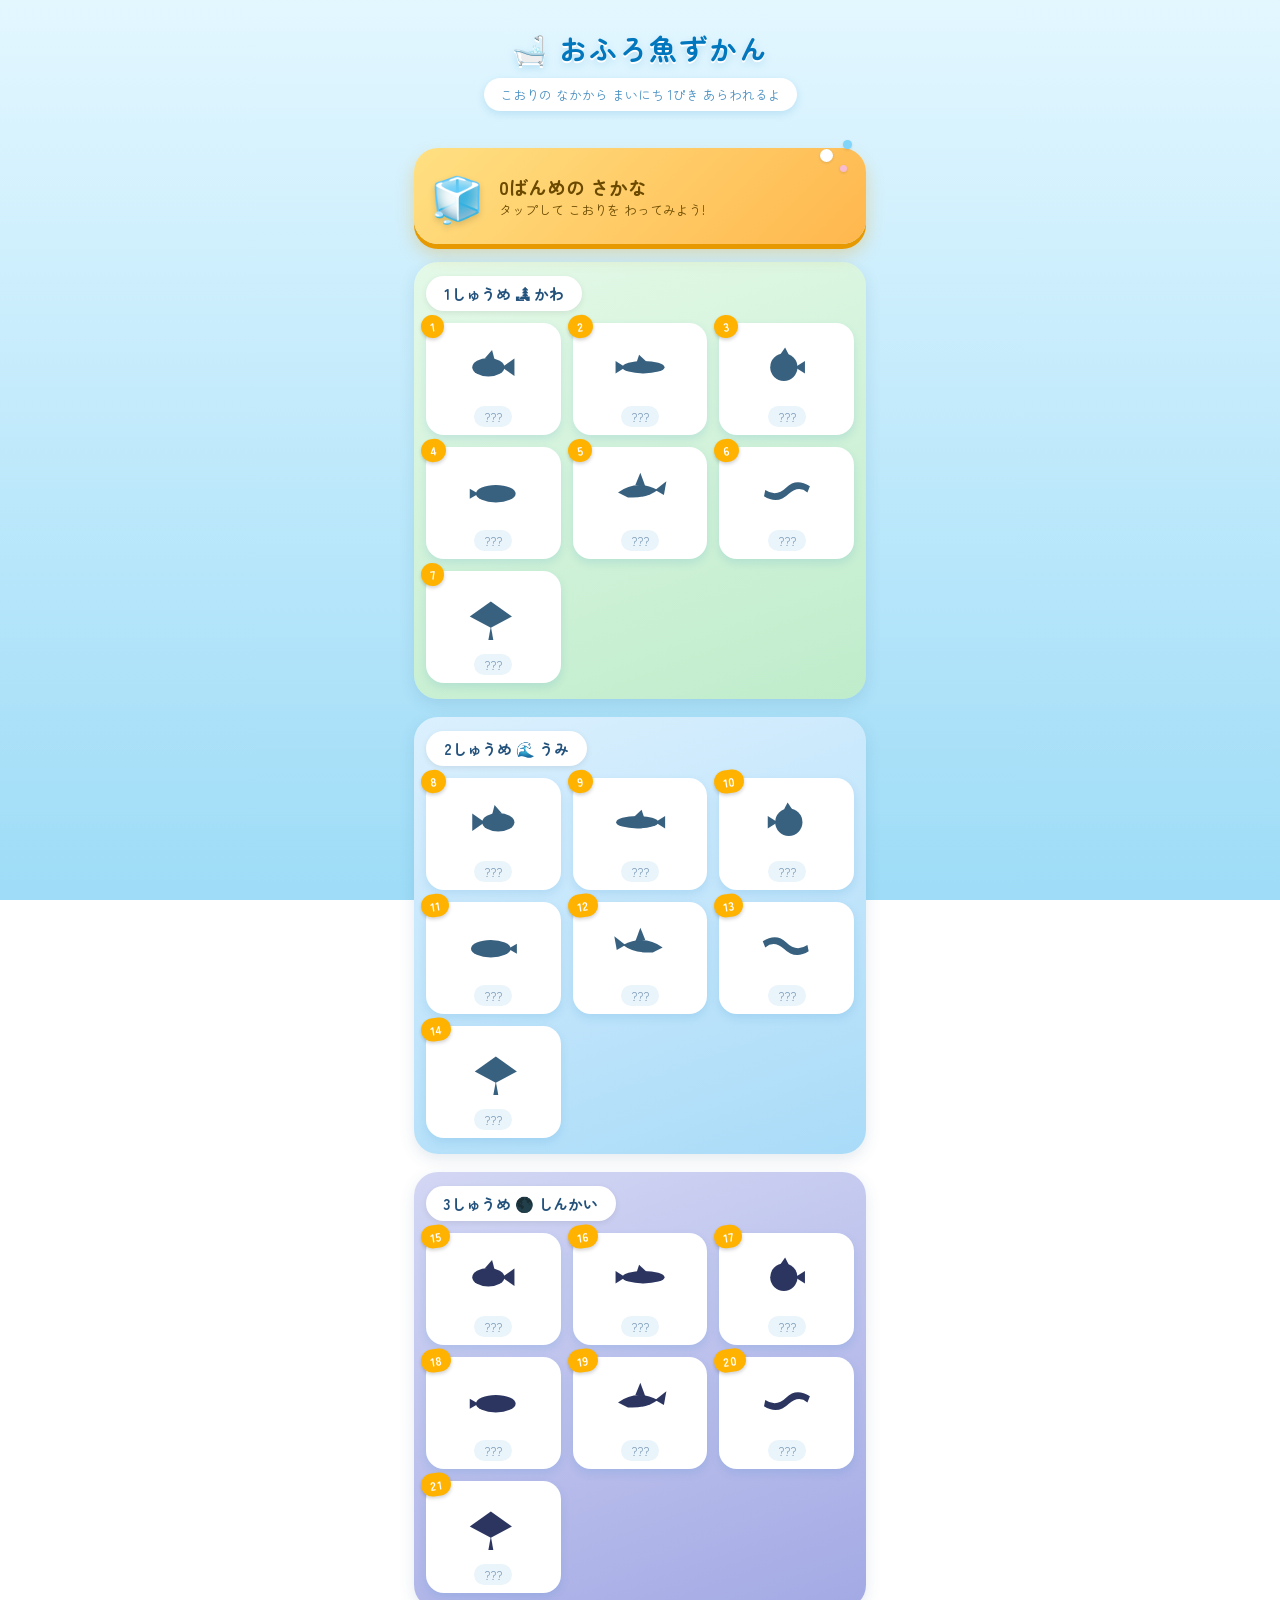
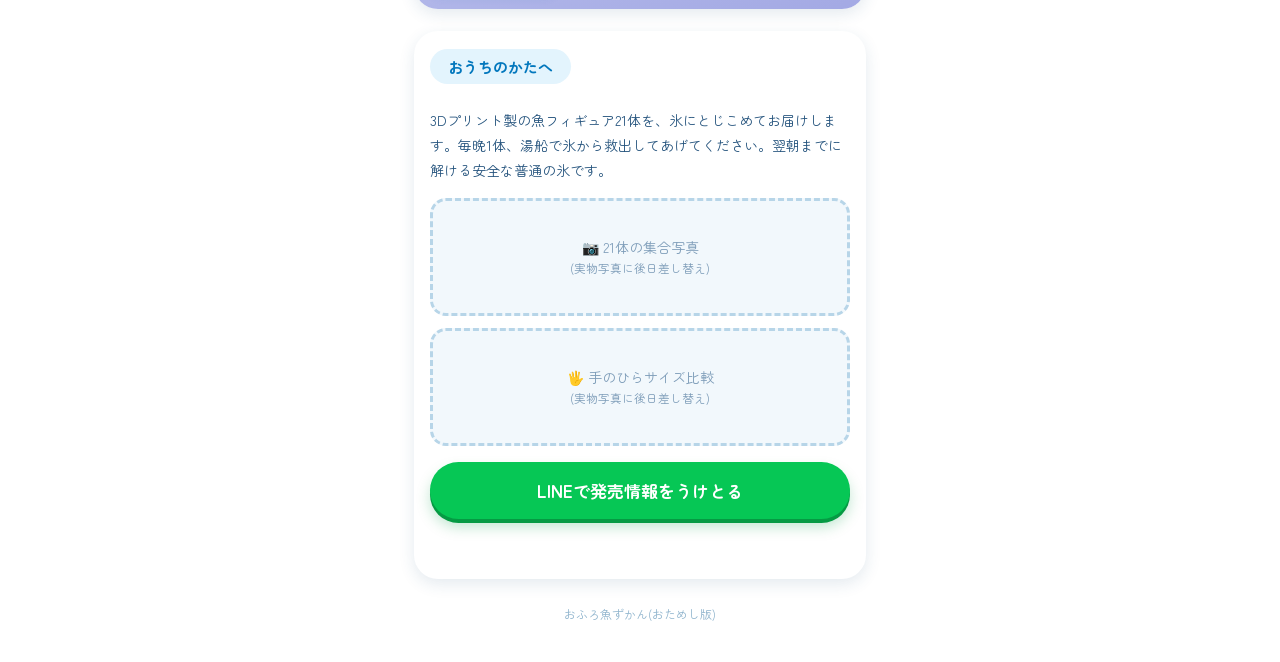
<file: ume/index.html>
<!doctype html>
<html lang="ja">
<head>
<meta charset="utf-8">
<meta name="viewport" content="width=device-width, initial-scale=1, viewport-fit=cover">
<title>おふろ魚ずかん(おためし版)</title>
<meta name="theme-color" content="#4fc3f7">
<link rel="preconnect" href="https://fonts.googleapis.com">
<link rel="preconnect" href="https://fonts.gstatic.com" crossorigin>
<link href="https://fonts.googleapis.com/css2?family=Zen+Maru+Gothic:wght@500;700&display=swap" rel="stylesheet">
<link rel="stylesheet" href="style.css">
</head>
<body>
<div class="bubbles" aria-hidden="true"><span></span><span></span><span></span><span></span><span></span><span></span></div>

<!-- 図鑑トップ -->
<div id="zukan" class="screen">
  <header class="top">
    <h1>🛁 おふろ魚ずかん</h1>
    <p class="sub">こおりの なかから まいにち 1ぴき あらわれるよ</p>
  </header>

  <button class="demoCard" id="openDemo">
    <span class="iceMini">🧊</span>
    <span class="demoTxt">
      <b>0ばんめの さかな</b>
      <small>タップして こおりを わってみよう!</small>
    </span>
    <span class="sparkle" aria-hidden="true"><i></i><i></i><i></i></span>
  </button>

  <div id="weeks"></div>

  <section class="quality">
    <h2>おうちのかたへ</h2>
    <p>3Dプリント製の魚フィギュア21体を、氷にとじこめてお届けします。毎晩1体、湯船で氷から救出してあげてください。翌朝までに解ける安全な普通の氷です。</p>
    <div class="ph">📷 21体の集合写真<br><small>(実物写真に後日差し替え)</small></div>
    <div class="ph">🖐 手のひらサイズ比較<br><small>(実物写真に後日差し替え)</small></div>
    <a class="lineBtn" id="lineBtn" role="button">LINEで発売情報をうけとる</a>
    <p class="hint" id="lineNote"></p>
  </section>

  <footer class="foot">おふろ魚ずかん(おためし版)</footer>
</div>

<!-- 0番デモ -->
<div id="demo" class="screen hidden">
  <button class="back" id="backBtn">← ずかんに もどる</button>
  <div class="stage">
    <div id="iceWrap">
      <svg id="iceSvg" viewBox="0 0 220 220" aria-label="こおり">
        <g id="iceBody">
          <polygon points="30,50 110,18 190,50 200,150 110,202 20,150"
                   fill="#bfe6f7" stroke="#8fd0ee" stroke-width="4"/>
          <polygon points="45,60 110,36 175,60 182,145 110,184 38,145"
                   fill="#d9f1fb" opacity="0.8"/>
          <!-- 中の魚(影) -->
          <g fill="#356" opacity="0.55">
            <ellipse cx="105" cy="115" rx="42" ry="20"/>
            <polygon points="142,115 168,98 168,132"/>
          </g>
          <g id="cracks" stroke="#5aa7cc" stroke-width="3" fill="none" stroke-linecap="round">
            <path d="M110,30 L98,70 L112,105" class="crack hidden"/>
            <path d="M40,70 L80,95 L75,130 M180,75 L140,100" class="crack hidden"/>
            <path d="M110,105 L95,150 L110,185 M112,105 L150,140 L145,175" class="crack hidden"/>
          </g>
        </g>
      </svg>
      <p class="tapHint" id="tapHint">こおりを タップ!</p>
    </div>

    <div id="reveal" class="hidden">
      <span class="foundBadge">つれたよ!</span><br>
      <svg class="fishArt" viewBox="0 0 220 130" aria-label="ドクターフィッシュ">
        <ellipse cx="95" cy="65" rx="62" ry="28" fill="#b08a5a"/>
        <ellipse cx="95" cy="58" rx="58" ry="20" fill="#caa574"/>
        <polygon points="150,65 190,42 190,88" fill="#b08a5a"/>
        <polygon points="80,40 100,22 108,40" fill="#b08a5a"/>
        <circle cx="52" cy="58" r="6" fill="#222"/>
        <circle cx="54" cy="56" r="2" fill="#fff"/>
        <path d="M36,70 q8,6 16,2" stroke="#7a5c38" stroke-width="3" fill="none" stroke-linecap="round"/>
        <circle cx="24" cy="40" r="5" fill="#bfe6f7"/>
        <circle cx="16" cy="26" r="3.5" fill="#bfe6f7"/>
      </svg>
      <h2 class="fishName">ドクターフィッシュ</h2>
      <p class="trivia">おんせんで ひとの ふるい かわを<br>たべてくれる おさかなだよ!</p>
      <button id="voiceBtn" class="voice">🔊 こえで きく</button>
      <p class="hint" id="voiceNote"></p>
      <p class="hint">ほんものの ずかんでは、まいにち あたらしい さかなに あえるよ</p>
    </div>
  </div>
</div>

<script src="app.js"></script>
</body>
</html>
</file>
<file: ume/style.css>
* { box-sizing: border-box; -webkit-tap-highlight-color: transparent; }
html { -webkit-text-size-adjust: 100%; }
body {
  margin: 0;
  font-family: "Zen Maru Gothic", -apple-system, "Hiragino Maru Gothic ProN", "Hiragino Sans", sans-serif;
  background: linear-gradient(180deg, #e3f7ff 0%, #bce8fb 55%, #9edcf7 100%);
  background-attachment: fixed;
  color: #23527c;
  min-height: 100vh;
}
.screen { max-width: 480px; margin: 0 auto; padding: 12px 14px 40px; position: relative; z-index: 1; }
.hidden { display: none !important; }

/* ---- ふわふわ泡(transformのみで軽量) ---- */
.bubbles { position: fixed; inset: 0; pointer-events: none; z-index: 0; overflow: hidden; }
.bubbles span {
  position: absolute; bottom: -70px; border-radius: 50%;
  background: rgba(255,255,255,.35);
  border: 2px solid rgba(255,255,255,.65);
  animation: rise linear infinite;
}
.bubbles span:nth-child(1) { left: 8%;  width: 20px; height: 20px; animation-duration: 12s; }
.bubbles span:nth-child(2) { left: 24%; width: 12px; height: 12px; animation-duration: 9s;  animation-delay: 2s; }
.bubbles span:nth-child(3) { left: 42%; width: 26px; height: 26px; animation-duration: 14s; animation-delay: 5s; }
.bubbles span:nth-child(4) { left: 60%; width: 10px; height: 10px; animation-duration: 8s;  animation-delay: 1s; }
.bubbles span:nth-child(5) { left: 76%; width: 18px; height: 18px; animation-duration: 11s; animation-delay: 4s; }
.bubbles span:nth-child(6) { left: 90%; width: 14px; height: 14px; animation-duration: 10s; animation-delay: 7s; }
@keyframes rise { to { transform: translateY(-115vh); } }

/* ---- ヘッダー ---- */
.top { text-align: center; padding: 16px 0 6px; }
h1 {
  font-size: 28px; margin: 0; color: #0277bd; letter-spacing: 2px;
  text-shadow: 0 2px 0 #fff, 0 4px 10px rgba(2,119,189,.2);
}
.sub {
  display: inline-block; background: #fff; border-radius: 999px;
  padding: 7px 16px; font-size: 13px; color: #4a90c2; margin-top: 10px;
  box-shadow: 0 3px 8px rgba(2,119,189,.15);
}

/* ---- 0番デモカード ---- */
.demoCard {
  display: flex; align-items: center; gap: 14px; width: 100%;
  margin: 18px 0; padding: 16px; border: none; border-radius: 24px;
  background: linear-gradient(135deg, #ffe082, #ffb74d);
  box-shadow: 0 5px 0 #e69900, 0 10px 18px rgba(230,153,0,.30);
  cursor: pointer; text-align: left; font-family: inherit; color: #6b4a00;
  position: relative; animation: pulse 2.4s ease-in-out infinite;
}
@keyframes pulse { 0%,100% { transform: scale(1); } 50% { transform: scale(1.02); } }
.demoCard:active { transform: scale(.97); box-shadow: 0 2px 0 #e69900; animation: none; }
.iceMini { font-size: 44px; filter: drop-shadow(0 3px 3px rgba(0,0,0,.15)); }
.demoTxt b { font-size: 19px; display: block; }
.demoTxt small { font-size: 13px; }
.sparkle { position: absolute; top: -8px; right: 12px; width: 34px; height: 32px; }
.sparkle i {
  position: absolute; border-radius: 50%;
  animation: twinkle 1.6s ease-in-out infinite;
  box-shadow: 0 1px 3px rgba(0,0,0,.12);
}
.sparkle i:nth-child(1) { width: 13px; height: 13px; left: 0; top: 9px; background: #fff; }
.sparkle i:nth-child(2) { width: 9px; height: 9px; right: 2px; top: 0; background: #81d4fa; animation-delay: .3s; }
.sparkle i:nth-child(3) { width: 7px; height: 7px; right: 7px; bottom: 0; background: #f8bbd0; animation-delay: .7s; }
@keyframes twinkle { 0%,100% { transform: scale(1); opacity: 1; } 50% { transform: scale(1.35); opacity: .6; } }

/* ---- 週セクション ---- */
.week {
  border-radius: 24px; padding: 14px 12px 16px; margin: 18px 0;
  box-shadow: 0 5px 16px rgba(35,82,124,.12);
}
.week.river { background: linear-gradient(160deg, #e4f9e8, #bfeccb); }
.week.sea   { background: linear-gradient(160deg, #dbf0fe, #a9dbf8); }
.week.deep  { background: linear-gradient(160deg, #d3d7f4, #a3a9e4); }
.week h2 {
  display: inline-block; background: #fff; border-radius: 999px;
  padding: 7px 18px; font-size: 15px; margin: 0 0 12px;
  box-shadow: 0 2px 6px rgba(0,0,0,.08);
}
.grid { display: grid; grid-template-columns: repeat(3, 1fr); gap: 12px; }
.card {
  background: #fff; border-radius: 18px; padding: 12px 6px 8px;
  text-align: center; position: relative;
  box-shadow: 0 4px 10px rgba(2,119,189,.12);
  transition: transform .12s;
}
.card:active { transform: scale(.93); }
.card svg { width: 100%; height: 62px; color: #38607f; }
.deep .card svg { color: #2b3560; }
.num {
  position: absolute; top: -8px; left: -5px;
  background: #ffb300; color: #fff; border-radius: 999px;
  font-size: 12px; font-weight: 700; padding: 3px 9px;
  box-shadow: 0 2px 4px rgba(0,0,0,.18); transform: rotate(-8deg);
}
.qmark {
  display: inline-block; background: #eaf4fb; border-radius: 999px;
  font-size: 12px; color: #7d9cb8; padding: 2px 10px; margin-top: 4px;
}

/* ---- 品質証明 ---- */
.quality {
  background: #fff; border-radius: 24px; padding: 18px 16px; margin-top: 22px;
  box-shadow: 0 5px 16px rgba(35,82,124,.12);
}
.quality h2 {
  display: inline-block; background: #e3f4fd; border-radius: 999px;
  font-size: 15px; margin: 0 0 10px; color: #0277bd; padding: 7px 18px;
}
.quality p { font-size: 14px; line-height: 1.8; }
.ph {
  background: #f2f8fc; border: 3px dashed #b7d5e8; border-radius: 16px;
  padding: 36px 10px; text-align: center; color: #7d9cb8; font-size: 14px; margin: 12px 0;
}
.lineBtn {
  display: block; text-align: center; background: #06c755; color: #fff;
  font-size: 17px; font-weight: 700; padding: 16px; border-radius: 999px;
  margin-top: 16px; cursor: pointer; text-decoration: none;
  box-shadow: 0 4px 0 #059a43, 0 8px 14px rgba(5,154,67,.25);
  transition: transform .1s;
}
.lineBtn:active { transform: translateY(3px); box-shadow: 0 1px 0 #059a43; }
.hint { font-size: 12px; color: #7d9cb8; text-align: center; min-height: 1em; }
.foot { text-align: center; font-size: 12px; color: #8fb4cd; margin-top: 26px; }

/* ---- デモ画面 ---- */
.back {
  background: #fff; border: none; border-radius: 999px; padding: 11px 18px;
  font-size: 15px; color: #0277bd; cursor: pointer; font-family: inherit;
  box-shadow: 0 3px 8px rgba(2,119,189,.15);
}
.back:active { transform: scale(.95); }
.stage { text-align: center; padding-top: 24px; position: relative; }
#iceWrap svg {
  width: min(78vw, 320px); cursor: pointer;
  filter: drop-shadow(0 10px 14px rgba(2,119,189,.28));
}
.tapHint {
  display: inline-block; background: #fff; border-radius: 999px;
  padding: 10px 22px; font-size: 18px; font-weight: 700; color: #0277bd;
  box-shadow: 0 3px 10px rgba(2,119,189,.18);
  animation: bounce 1.2s infinite;
}
@keyframes bounce { 0%,100% { transform: translateY(0); } 50% { transform: translateY(-7px); } }
.shake { animation: shake .35s; }
@keyframes shake {
  0%,100% { transform: translate(0,0) rotate(0); }
  25% { transform: translate(-6px,2px) rotate(-2deg); }
  50% { transform: translate(6px,-2px) rotate(2deg); }
  75% { transform: translate(-3px,1px) rotate(-1deg); }
}

#reveal { animation: pop .5s; }
@keyframes pop { 0% { transform: scale(.4); opacity: 0; } 70% { transform: scale(1.08); } 100% { transform: scale(1); opacity: 1; } }
.foundBadge {
  display: inline-block; background: #ff7043; color: #fff;
  font-size: 15px; font-weight: 700; border-radius: 999px; padding: 6px 18px;
  transform: rotate(-6deg); box-shadow: 0 3px 8px rgba(216,79,38,.35);
}
.fishArt { width: min(68vw, 290px); filter: drop-shadow(0 6px 10px rgba(2,119,189,.2)); }
.fishName {
  display: inline-block; background: #fff; border-radius: 999px;
  font-size: 27px; color: #0277bd; margin: 10px 0 6px; padding: 8px 26px;
  box-shadow: 0 4px 12px rgba(2,119,189,.18);
}
.trivia {
  background: rgba(255,255,255,.85); border-radius: 18px;
  font-size: 17px; line-height: 1.9; padding: 12px 16px; margin: 10px auto;
  max-width: 320px;
}
.voice {
  background: #ff7043; color: #fff; border: none; border-radius: 999px;
  font-size: 18px; font-weight: 700; padding: 15px 30px; margin: 10px 0 4px;
  cursor: pointer; font-family: inherit;
  box-shadow: 0 4px 0 #d84f26, 0 8px 14px rgba(216,79,38,.25);
  transition: transform .1s;
}
.voice:active { transform: translateY(3px); box-shadow: 0 1px 0 #d84f26; }

/* 正体明かしの水玉バースト */
.spark {
  position: absolute; left: 50%; top: 32%; border-radius: 50%;
  pointer-events: none; animation: fly .9s ease-out forwards;
  box-shadow: 0 1px 3px rgba(0,0,0,.10);
}
@keyframes fly {
  from { transform: translate(0,0) scale(.6); opacity: 1; }
  to { transform: translate(var(--dx), var(--dy)) scale(1.5); opacity: 0; }
}
</file>
